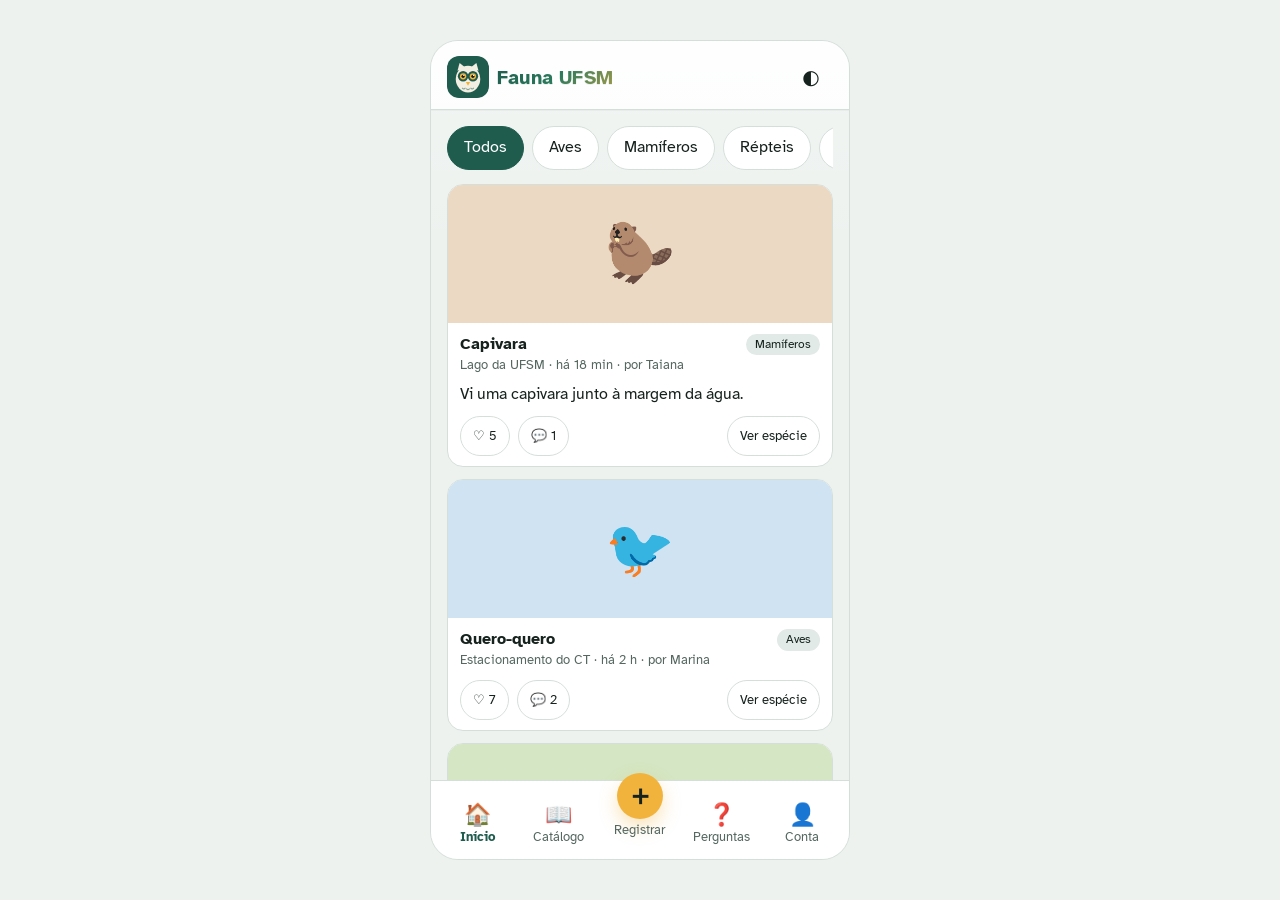
<file: Fauna UFSM.html>
<!DOCTYPE html>
<html lang="pt-BR">
<head>
<meta charset="utf-8">
<meta name="viewport" content="width=device-width, initial-scale=1, viewport-fit=cover">
<title>Fauna UFSM – Protótipo</title>
<link href="https://fonts.googleapis.com/css2?family=Atkinson+Hyperlegible:wght@400;700&display=swap" rel="stylesheet">
<link rel="stylesheet" href="styles.css">
</head>
<body>
<div class="app">
  <header id="hd"></header>
  <main id="view" tabindex="-1"></main>
  <nav aria-label="Navegação principal" id="nav"></nav>
  <div id="toast" role="status" aria-live="polite"></div>
</div>
<script>
const CATS={Aves:'🐦',Mamíferos:'🐾',Répteis:'🦎',Anfíbios:'🐸',Insetos:'🦋',Aracnídeos:'🕷️'};
const HUE={Aves:'#CFE3F2',Mamíferos:'#EBD9C4',Répteis:'#D4E6C3',Anfíbios:'#C9E8DD',Insetos:'#F1DDE9',Aracnídeos:'#E7E7E7'};
const PLACES=['Bosque da UFSM','RU I','Gramado da Reitoria','Restaurante Universitário','Biblioteca Central','Estacionamento do CT'];
const SP=[
{id:1,n:'Quero-quero',s:'Vanellus chilensis',c:'Aves',e:'🐦',info:'Ave territorial, ruidosa, ninha no chão. Defende o ninho com voos rasantes.',onde:'Gramados e áreas abertas',com:[{u:'Marina',t:'Tem um casal perto do CT, com ninho!'}],q:[{u:'Lucas',t:'Posso me aproximar do ninho?',a:'Prefira observar a mais de 10 m para não estressar as aves.'}]},


{id:2,n:'Capivara',s:'Hydrochoerus hydrochaeris',c:'Mamíferos',e:'🦫',info:'Maior roedor do mundo. Vive em grupos perto de água e é ativa ao amanhecer e entardecer.',onde:'Lago e áreas alagadiças',com:[],q:[{u:'Ana',t:'Elas oferecem risco a quem passa?',a:''}]},
{id:3,n:'Coruja-buraqueira',s:'Athene cunicularia',c:'Aves',e:'🦉',info:'Ave de hábitos diurnos e noturnos, nidifica em buracos no solo.',onde:'Gramados abertos',com:[{u:'Rafael',t:'Vi duas filhotes na entrada da toca.'}],q:[]},
{id:4,n:'Lagartixa',s:'Hemidactylus mabouia',c:'Répteis',e:'🦎',info:'Lagartixa pequena e muito ágil, costuma se esconder em frestas e paredes. Não é peçonhenta e ajuda a controlar insetos.',onde:'Mata e bordas de trilha',com:[],q:[{u:'Taiana',t:'É perigoso para cães?',a:'Costuma evitar confronto, mas pode morder se encurralada.'}]},
{id:5,n:'Gambá-de-orelha-branca',s:'Didelphis albiventris',c:'Mamíferos',e:'🐭',info:'Marsupial noturno e onívoro, importante dispersor de sementes.',onde:'Mata e lixeiras',com:[],q:[]},
{id:6,n:'Sapo-cururu',s:'Rhinella icterica',c:'Anfíbios',e:'🐸',info:'Anfíbio de pele rugosa que libera toxina pelas glândulas parotoides. Evite manusear.',onde:'Áreas úmidas e jardins',com:[],q:[]},
{id:7,n:'Aranha',s:'Araneidae',c:'Aracnídeos',e:'🕷️',info:'Aranha de teia grande, geralmente predadora e ativa em diferentes horários do dia.',onde:'Plantas e espaços internos',com:[],q:[]}];
let FEED=[{sp:2,u:'Taiana',p:'Lago da UFSM',t:'há 18 min',likes:5,liked:false,note:'Vi uma capivara junto à margem da água.'},
{sp:1,u:'Marina',p:'Estacionamento do CT',t:'há 2 h',likes:7,liked:false,note:''},
{sp:4,u:'Rafael',p:'RU I',t:'ontem',likes:9,liked:false,note:'Estava em uma parede próxima à trilha.'},
{sp:7,u:'Higor',p:'Bosque da UFSM',t:'há 20 min',likes:12,liked:false,note:'Acabei de ver uma aranha no bosque.'}];
const S={tab:'home',filter:'Todos',cat:'',q:'',detail:null,dtab:'com',replying:null,reg:{foto:false,sp:'',p:'',note:''},touched:false,qaf:'Todas'};
const $=s=>document.querySelector(s);
const esc=t=>String(t).replace(/[&<>"]/g,c=>({'&':'&amp;','<':'&lt;','>':'&gt;','"':'&quot;'}[c]));
const sp=id=>SP.find(x=>x.id==id);
let timer,undo=null;
function toast(msg,action){clearTimeout(timer);$('#toast').innerHTML=`<div class="toast"><span>${msg}</span>${action?`<button data-a="undo">Desfazer</button>`:''}</div>`;timer=setTimeout(()=>$('#toast').innerHTML='',5000)}
function go(tab,d){S.tab=tab;S.detail=d||null;if(d)S.dtab=tab==='qa'?'q':'com';render();$('#view').scrollTop=0;$('#view').focus()}

function photo(s,h){if(!s)return `<div class="photo" style="background:#DDE7D7;${h?`height:${h}px`:''}" role="img" aria-label="Foto de espécie não identificada">❔</div>`;return `<div class="photo" style="background:${HUE[s.c]};${h?`height:${h}px`:''}" role="img" aria-label="Foto de ${esc(s.n)}">${s.e}</div>`}
function feedCard(f,i){const s=sp(f.sp),unknown=!s;return `<article class="card">${photo(s)}<div class="body"><div class="row"><h3 style="flex:1">${unknown?'Espécie não identificada':s.n}</h3><span class="badge">${unknown?'Aguardando identificação da comunidade':s.c}</span></div>
<div class="meta">${esc(f.p)} · ${f.t} · por ${esc(f.u)}</div>${f.note?`<p style="margin:8px 0 0">${esc(f.note)}</p>`:''}
<div class="row" style="margin-top:10px"><button class="act" data-a="like" data-i="${i}" aria-pressed="${f.liked}">${f.liked?'♥':'♡'} ${f.likes}</button>${unknown?'<span class="badge warn">Aguardando identificação da comunidade</span>':`<button class="act" data-a="open" data-id="${s.id}">💬 ${s.com.length+s.q.length}</button><span style="flex:1"></span><button class="act" data-a="open" data-id="${s.id}">Ver espécie</button>`}</div></div></article>`}

function home(){const list=FEED.map((f,i)=>({f,i})).filter(({f})=>S.filter==='Todos'||(f.sp&&sp(f.sp).c===S.filter));
return `<div class="chips" role="group" aria-label="Filtrar por categoria">${['Todos',...Object.keys(CATS)].map(c=>`<button class="chip" data-a="filter" data-v="${c}" aria-pressed="${S.filter===c}">${c}</button>`).join('')}</div>
${list.length?list.map(({f,i})=>feedCard(f,i)).join(''):`<div class="empty">Nenhum avistamento de ${S.filter} ainda.<br>Que tal registrar o primeiro?<br><br><button class="btn" data-a="nav" data-v="reg">Registrar avistamento</button></div>`}`}

function catalog(){const q=S.q.toLowerCase();const list=SP.filter(s=>(!S.cat||s.c===S.cat)&&(s.n+s.s).toLowerCase().includes(q));
return `<label for="busca">Buscar espécie</label><input id="busca" type="search" placeholder="Nome popular ou científico" value="${esc(S.q)}" data-a="search">
<h2>Categorias</h2><div class="grid">${Object.keys(CATS).map(c=>`<button class="tile" data-a="cat" data-v="${c}" aria-pressed="${S.cat===c}"><span style="font-size:24px">${CATS[c]}</span><b>${c}</b><span class="meta">${SP.filter(s=>s.c===c).length} espécies</span></button>`).join('')}</div>
<h2>${S.cat||'Todas as espécies'} (${list.length})</h2>
${list.length?list.map(s=>`<button class="card" style="width:100%;text-align:left;display:flex;gap:12px;align-items:center;padding:10px" data-a="open" data-id="${s.id}"><span class="photo" style="width:64px;height:64px;border-radius:12px;font-size:32px;background:${HUE[s.c]}">${s.e}</span><span><b>${s.n}</b><br><i class="meta">${s.s}</i></span></button>`).join(''):`<div class="empty">Nada encontrado para “${esc(S.q)}”.<br>Confira a grafia ou <button class="btn sec" data-a="clear">limpar busca</button></div>`}`}

function questionMessage(s,m,i){const answering=S.replying&&S.replying.sp===s.id&&S.replying.q===i;
return `<div class="msg"><b>${esc(m.u)}</b><div>${esc(m.t)}</div>${m.a?`<div class="ans"><span class="badge">Respondida</span><div>${esc(m.a)}</div></div>`:`<span class="badge warn">Aguardando resposta</span><button class="btn qa-reply" data-a="reply" data-id="${s.id}" data-q="${i}">Responder</button>${answering?`<div class="reply-form"><label for="reply">Sua resposta</label><textarea id="reply" rows="3" aria-describedby="reply-hint replyerr" placeholder="Escreva uma resposta útil e respeitosa…"></textarea><div class="hint" id="reply-hint">Sua resposta ficará visível para toda a comunidade.</div><div class="err" id="replyerr" role="alert"></div><div class="reply-actions"><button class="btn qa-submit" data-a="sendreply">Publicar resposta</button><button class="btn sec" data-a="cancelreply">Cancelar</button></div></div>`:''}`}</div>`}

function detail(){const s=sp(S.detail);const isC=S.dtab==='com';const items=isC?s.com:s.q;
return `${photo(s,190)}<h2 style="margin-top:14px">${s.n}</h2><div class="meta"><i>${s.s}</i></div><div class="row" style="margin:8px 0"><span class="badge">${CATS[s.c]} ${s.c}</span><span class="badge">📍 ${s.onde}</span></div><p>${s.info}</p>
<div class="tabs" role="tablist"><button role="tab" data-a="dtab" data-v="com" aria-selected="${isC}">Comentários (${s.com.length})</button><button role="tab" data-a="dtab" data-v="q" aria-selected="${!isC}">Perguntas (${s.q.length})</button></div>
${items.length?items.map((m,i)=>isC?`<div class="msg"><b>${esc(m.u)}</b><div>${esc(m.t)}</div></div>`:questionMessage(s,m,i)).join(''):`<div class="empty">${isC?'Ainda sem comentários. Compartilhe o que você observou.':'Nenhuma pergunta ainda. Dúvidas ajudam toda a comunidade.'}</div>`}
<div class="field" style="margin-top:12px"><label for="msg">${isC?'Seu comentário':'Sua pergunta'}</label><input type="text" id="msg" placeholder="${isC?'Escreva algo útil…':'O que você quer saber?'}"><div class="err" id="merr"></div></div>
<button class="btn" data-a="send">${isC?'Publicar comentário':'Enviar pergunta'}</button>`}

function register(){const r=S.reg,t=S.touched;const miss=[];if(!r.foto)miss.push('Adicione uma foto');if(!r.p)miss.push('Escolha o local');
return `<p class="meta" style="margin-top:0">Campos com * são obrigatórios. Não sabe a espécie? A comunidade ajuda a identificar.</p>
<div class="field"><span class="lbl">Foto *</span><button class="photo-btn ${r.foto?'ok':''}" data-a="foto">${r.foto?'<div><div style="font-size:44px">🖼️</div><b>Foto adicionada</b><div class="meta">Toque para trocar</div></div>':'<div><div style="font-size:36px">📷</div><b>Tirar ou escolher foto</b></div>'}</button>${t&&!r.foto?'<div class="err">Adicione uma foto para publicar.</div>':''}</div>
<div class="field"><label for="rsp">Espécie</label><select id="rsp" data-a="rsp"><option value="">Não sei identificar</option>${SP.map(s=>`<option value="${s.id}" ${r.sp==s.id?'selected':''}>${s.n}</option>`).join('')}</select></div>
<div class="field"><label for="rp">Local no campus *</label><select id="rp" data-a="rp"><option value="">Selecione…</option>${PLACES.map(p=>`<option ${r.p===p?'selected':''}>${p}</option>`).join('')}</select>${t&&!r.p?'<div class="err">Escolha onde você viu o animal.</div>':''}</div>
<div class="field"><label for="rn">Observação (opcional)</label><textarea id="rn" data-a="rn" placeholder="Comportamento, quantidade, horário…">${esc(r.note)}</textarea></div>
<button class="btn" data-a="publish">Publicar avistamento</button><p class="hint" style="text-align:center">Mantenha distância e não alimente os animais.</p>`}

function qa(){const all=[];SP.forEach(s=>s.q.forEach(m=>all.push({s,m})));const L=all.filter(({m})=>S.qaf==='Todas'||!m.a);
return `<div class="chips">${['Todas','Sem resposta'].map(c=>`<button class="chip" data-a="qaf" data-v="${c}" aria-pressed="${S.qaf===c}">${c}</button>`).join('')}</div>
${L.length?L.map(({s,m})=>`<article class="card qa-card"><button class="qa-open" data-a="openq" data-id="${s.id}" data-q="${s.q.indexOf(m)}"><span class="meta">${s.e} ${s.n} · ${esc(m.u)}</span><span class="qa-question">${esc(m.t)}</span><span class="qa-status">${m.a?'<span class="badge">Respondida</span>':'<span class="badge warn">Aguardando resposta</span>'}</span></button>${m.a?'':`<button class="btn qa-reply" data-a="reply" data-id="${s.id}" data-q="${s.q.indexOf(m)}">Responder</button>`}</article>`).join(''):'<div class="empty">Todas as perguntas foram respondidas. 🎉</div>'}`}

const TITLES={home:'Avistamentos',cat:'Catálogo',reg:'Novo avistamento',acc:'Minha conta',qa:'Perguntas e respostas'};
function account(){
  return `<div class="account-shell">
    <div class="account-card">
      <div class="account-avatar">👤</div>
      <h2>Conecte-se</h2>
      <div class="account-meta">Acesse sua conta para salvar favoritos e acompanhar registros.</div>
    </div>
    <div class="account-actions">
      <button class="account-btn primary" data-a="nav" data-v="home">Entrar</button>
      <button class="account-btn" data-a="nav" data-v="reg">Criar conta</button>
    </div>
  </div>`;
}
function render(){
  const d=S.detail;
  const logo=`<img class="brand-logo" src="imagens/fauna-ufsm-logo.svg" alt="Fauna UFSM">`;
  $('#hd').innerHTML=d?`<button class="back" data-a="back" aria-label="Voltar">←</button>${logo}<h1>${sp(d).n}</h1>`:`${logo}<h1>${S.tab==='home'?'Fauna UFSM':TITLES[S.tab]}</h1><button class="themebtn" data-a="theme" aria-label="Alternar tema claro/escuro">◐</button>`;
  $('#view').innerHTML=d?detail():{home,cat:catalog,reg:register,acc:account,qa}[S.tab]();
  const N=[['home','🏠','Início'],['cat','📖','Catálogo'],['reg','＋','Registrar'],['qa','❓','Perguntas'],['acc','👤','Conta']];
  $('#nav').innerHTML=N.map(([k,i,l])=>`<button class="${k==='reg'?'reg':''}" data-a="nav" data-v="${k}" ${S.tab===k&&!d?'aria-current="page"':''}><span aria-hidden="true">${i}</span>${l}</button>`).join('');
}
document.addEventListener('click',e=>{const b=e.target.closest('[data-a]');if(!b)return;const a=b.dataset.a,v=b.dataset.v;
 if(a==='nav'){S.touched=false;go(v)}
 else if(a==='back'){S.detail=null;render()}
 else if(a==='open')go(S.tab==='qa'?'qa':S.tab,+b.dataset.id);
 else if(a==='openq'){S.replying=null;S.dtab='q';go('qa',+b.dataset.id)}
 else if(a==='reply'){S.tab='qa';S.detail=+b.dataset.id;S.dtab='q';S.replying={sp:+b.dataset.id,q:+b.dataset.q};render();$('#view').scrollTop=0;$('#reply').focus();$('#reply').scrollIntoView({block:'center'})}
 else if(a==='cancelreply'){S.replying=null;render()}
 else if(a==='sendreply'){const el=$('#reply'),t=el.value.trim();if(!t){$('#replyerr').textContent='Escreva uma resposta antes de publicar.';el.focus();return}
   const s=sp(S.replying.sp),m=s.q[S.replying.q];m.a=t;S.replying=null;render();toast('Resposta publicada')}
 else if(a==='filter'){S.filter=v;render()}
 else if(a==='qaf'){S.qaf=v;render()}
 else if(a==='cat'){S.cat=S.cat===v?'':v;render()}
 else if(a==='clear'){S.q='';S.cat='';render()}
 else if(a==='dtab'){S.dtab=v;render()}
 else if(a==='like'){const f=FEED[+b.dataset.i];f.liked=!f.liked;f.likes+=f.liked?1:-1;render()}
 else if(a==='foto'){S.reg.foto=true;render();toast('Foto adicionada')}
 else if(a==='send'){const el=$('#msg'),t=el.value.trim();if(!t){$('#merr').textContent='Escreva uma mensagem antes de enviar.';el.focus();return}
   const s=sp(S.detail);(S.dtab==='com'?s.com:s.q).push(S.dtab==='com'?{u:'Você',t}:{u:'Você',t,a:''});render();toast(S.dtab==='com'?'Comentário publicado':'Pergunta enviada')}
 else if(a==='publish'){S.touched=true;const r=S.reg;if(!r.foto||!r.p){render();toast('Faltam campos obrigatórios');return}
   const item={sp:r.sp?+r.sp:null,u:'Você',p:r.p,t:'agora',likes:0,liked:false,note:r.note};
   if(!r.sp){item.note=(r.note?r.note+' ':'')+'Aguardando identificação da comunidade'}
   FEED.unshift(item);undo=item;S.reg={foto:false,sp:'',p:'',note:''};S.touched=false;S.filter='Todos';go('home');toast('Avistamento publicado',true)}
 else if(a==='undo'){FEED=FEED.filter(f=>f!==undo);render();toast('Publicação desfeita')}
 else if(a==='theme'){const r=document.documentElement,dark=getComputedStyle(r).getPropertyValue('--bg').trim()==='#0D1512';r.dataset.theme=dark?'light':'dark'}
});
document.addEventListener('input',e=>{const a=e.target.dataset.a;
 if(a==='search'){S.q=e.target.value;const p=e.target.selectionStart;render();const n=$('#busca');n.focus();n.setSelectionRange(p,p)}
 else if(a==='rn')S.reg.note=e.target.value});
document.addEventListener('change',e=>{const a=e.target.dataset.a;if(a==='rsp'){S.reg.sp=e.target.value}if(a==='rp'){S.reg.p=e.target.value;render()}});
render();
</script>
</body>
</html>
</file>
<file: styles.css>
:root {
  --bg: #EDF2EF;
  --surface: #fff;
  --ink: #16221E;
  --mute: #556760;
  --brand: #1F5C4D;
  --brand-ink: #fff;
  --accent: #F2B33D;
  --line: #D5DFDA;
  --chip: #E1EAE6;
  --danger: #B3261E;
  --font: "Atkinson Hyperlegible", system-ui, -apple-system, "Segoe UI", sans-serif;
  box-sizing: border-box;
  padding-top: env(safe-area-inset-top, 0px);
  padding-bottom: env(safe-area-inset-bottom, 0px);
}

@media (prefers-color-scheme: dark) {
  :root:not([data-theme="light"]) {
    --bg: #0D1512;
    --surface: #16221E;
    --ink: #E8F0ED;
    --mute: #9DB0AA;
    --brand: #6CC7A6;
    --brand-ink: #0B1512;
    --line: #26352F;
    --chip: #22322C;
    --danger: #F2B8B5;
  }
}

:root[data-theme="dark"] {
  --bg: #0D1512;
  --surface: #16221E;
  --ink: #E8F0ED;
  --mute: #9DB0AA;
  --brand: #6CC7A6;
  --brand-ink: #0B1512;
  --line: #26352F;
  --chip: #22322C;
  --danger: #F2B8B5;
}

*, *::before, *::after {
  box-sizing: inherit;
}

html, body {
  height: 100%;
  margin: 0;
}

body {
  background: var(--bg);
  color: var(--ink);
  font: 16px/1.45 var(--font);
  display: flex;
  justify-content: center;
}

button, input, select, textarea {
  font: inherit;
  color: inherit;
}

button {
  cursor: pointer;
}

:focus-visible {
  outline: 3px solid var(--accent);
  outline-offset: 2px;
}

.app {
  width: 100%;
  max-width: 420px;
  height: 100%;
  background: var(--bg);
  display: flex;
  flex-direction: column;
  position: relative;
  overflow: hidden;
}

@media (min-width: 600px) {
  .app {
    height: min(820px, 100%);
    margin: auto;
    border: 1px solid var(--line);
    border-radius: 28px;
  }
}

header {
  display: flex;
  align-items: center;
  gap: 8px;
  padding: 14px 16px 10px;
  background: linear-gradient(180deg, rgba(255,255,255,0.95), rgba(255,255,255,0.88));
  border-bottom: 1px solid var(--line);
  box-shadow: 0 1px 0 rgba(22, 34, 30, 0.04);
}

header h1 {
  font-size: 20px;
  margin: 0;
  flex: 1;
  letter-spacing: 0.01em;
  font-weight: 800;
  background: linear-gradient(135deg, #1F5C4D 0%, #2E7D5F 24%, #F2B33D 58%, #D26A4D 100%);
  -webkit-background-clip: text;
  background-clip: text;
  color: transparent;
  text-shadow: 0 1px 0 rgba(31, 92, 77, 0.08);
}

.brand-logo {
  width: 42px;
  height: 42px;
  flex: 0 0 42px;
  object-fit: contain;
  border-radius: 12px;
  background: var(--surface);
}

.back {
  min-width: 44px;
  min-height: 44px;
  border: 0;
  background: var(--chip);
  border-radius: 50%;
  font-size: 20px;
}

main {
  flex: 1;
  overflow-y: auto;
  padding: 16px;
  background: linear-gradient(180deg, rgba(255,255,255,0.16), transparent 22%);
}

nav {
  display: grid;
  grid-template-columns: repeat(5, minmax(0, 1fr));
  background: var(--surface);
  border-top: 1px solid var(--line);
  align-items: end;
  padding: 0 8px 4px;
  gap: 4px;
}

nav button {
  min-height: 60px;
  border: 0;
  background: none;
  display: flex;
  flex-direction: column;
  align-items: center;
  justify-content: center;
  gap: 2px;
  font-size: 13px;
  color: var(--mute);
  border-radius: 14px;
}

nav button span {
  font-size: 22px;
  line-height: 1;
}

nav button[aria-current="page"] {
  color: var(--brand);
  font-weight: 700;
}

nav button.reg {
  position: relative;
  transform: translateY(-12px);
  min-height: 74px;
}

nav button.reg span {
  background: var(--accent);
  color: #16221E;
  border-radius: 50%;
  width: 46px;
  height: 46px;
  display: grid;
  place-items: center;
  font-size: 28px;
  font-weight: 700;
  box-shadow: 0 8px 18px rgba(242, 179, 61, 0.35);
}

nav button.reg[aria-current="page"] {
  color: var(--brand);
}

h2 {
  font-size: 18px;
  margin: 20px 0 10px;
}

.chips {
  display: flex;
  gap: 8px;
  overflow-x: auto;
  padding-bottom: 6px;
  margin-bottom: 8px;
}

.chip {
  flex: none;
  min-height: 44px;
  padding: 0 16px;
  border: 1.5px solid var(--line);
  background: var(--surface);
  border-radius: 22px;
}

.chip[aria-pressed="true"] {
  background: var(--brand);
  color: var(--brand-ink);
  border-color: var(--brand);
}

.card {
  background: var(--surface);
  border: 1px solid var(--line);
  border-radius: 16px;
  margin-bottom: 12px;
  overflow: hidden;
}

.photo {
  height: 138px;
  display: grid;
  place-items: center;
  font-size: 56px;
}

.card .body {
  padding: 10px 12px;
}

.card h3 {
  margin: 0;
  font-size: 16px;
}

.meta {
  color: var(--mute);
  font-size: 13px;
}

.row {
  display: flex;
  gap: 8px;
  align-items: center;
}

.badge {
  display: inline-block;
  font-size: 12px;
  padding: 2px 9px;
  border-radius: 12px;
  background: var(--chip);
}

.badge.warn {
  background: var(--accent);
  color: #16221E;
}

.act {
  min-height: 40px;
  padding: 0 12px;
  border: 1px solid var(--line);
  background: var(--surface);
  border-radius: 22px;
  font-size: 13px;
}

.act[aria-pressed="true"] {
  border-color: var(--brand);
  color: var(--brand);
  font-weight: 700;
}

.btn {
  min-height: 48px;
  padding: 0 20px;
  border: 0;
  border-radius: 24px;
  background: var(--brand);
  color: var(--brand-ink);
  font-weight: 700;
  width: 100%;
}

.btn:disabled {
  opacity: 0.45;
  cursor: not-allowed;
}

.btn.sec {
  background: var(--chip);
  color: var(--ink);
  width: auto;
}

.field {
  margin-bottom: 16px;
}

label, .lbl {
  display: block;
  font-weight: 700;
  margin-bottom: 6px;
}

.hint {
  font-size: 14px;
  color: var(--mute);
  margin-top: 4px;
}

input[type=search], input[type=text], select, textarea {
  width: 100%;
  min-height: 48px;
  padding: 10px 12px;
  border: 1.5px solid var(--line);
  border-radius: 12px;
  background: var(--surface);
}

textarea {
  min-height: 84px;
  resize: vertical;
}

.grid {
  display: grid;
  grid-template-columns: repeat(2, 1fr);
  gap: 10px;
}

.tile {
  min-height: 76px;
  padding: 12px;
  border: 1px solid var(--line);
  background: var(--surface);
  border-radius: 14px;
  text-align: left;
  display: flex;
  flex-direction: column;
}

.tile b {
  font-size: 17px;
}

.tile[aria-pressed="true"] {
  border: 2px solid var(--brand);
}

.photo-btn {
  width: 100%;
  min-height: 130px;
  border: 2px dashed var(--mute);
  border-radius: 16px;
  background: var(--surface);
  display: grid;
  place-items: center;
  text-align: center;
  padding: 12px;
}

.photo-btn.ok {
  border-style: solid;
  border-color: var(--brand);
  background: var(--chip);
}

.tabs {
  display: flex;
  border-bottom: 2px solid var(--line);
  margin: 16px 0;
}

.tabs button {
  flex: 1;
  min-height: 44px;
  border: 0;
  background: none;
  color: var(--mute);
  border-bottom: 3px solid transparent;
  margin-bottom: -2px;
}

.tabs button[aria-selected="true"] {
  color: var(--brand);
  border-color: var(--brand);
  font-weight: 700;
}

.msg {
  padding: 10px 0;
  border-bottom: 1px solid var(--line);
}

.msg .ans {
  margin: 8px 0 0 12px;
  padding-left: 10px;
  border-left: 3px solid var(--brand);
}

.qa-card {
  padding: 12px 14px;
}

.qa-open {
  display: block;
  width: 100%;
  padding: 0;
  border: 0;
  background: transparent;
  text-align: left;
}

.qa-question,
.qa-status {
  display: block;
}

.qa-question {
  margin-top: 4px;
  font-weight: 700;
}

.qa-status {
  margin-top: 6px;
}

.qa-reply {
  width: auto;
  min-height: 44px;
  margin-top: 10px;
  padding: 0 18px;
}

.reply-form {
  margin-top: 12px;
  padding: 12px;
  border-radius: 12px;
  background: var(--chip);
}

.reply-form textarea {
  width: 100%;
  min-height: 88px;
}

.reply-form .hint {
  margin-top: 4px;
}

.reply-actions {
  display: flex;
  flex-wrap: wrap;
  gap: 8px;
  margin-top: 10px;
}

.reply-actions .btn {
  width: auto;
}

.empty {
  text-align: center;
  color: var(--mute);
  padding: 28px 12px;
}

.toast {
  position: absolute;
  left: 12px;
  right: 12px;
  bottom: 76px;
  background: #16221E;
  color: #fff;
  padding: 12px 14px;
  border-radius: 12px;
  display: flex;
  align-items: center;
  justify-content: space-between;
  gap: 10px;
  z-index: 5;
}

.toast button {
  background: none;
  border: 0;
  color: var(--accent);
  font-weight: 700;
  min-height: 44px;
  padding: 0 8px;
}

.err {
  color: var(--danger);
  font-size: 14px;
  margin-top: 4px;
}

.themebtn {
  min-width: 44px;
  min-height: 44px;
  border: 0;
  background: none;
  font-size: 20px;
}

.account-shell {
  display: grid;
  gap: 14px;
}

.account-card {
  background: var(--surface);
  border: 1px solid var(--line);
  border-radius: 18px;
  padding: 18px 16px;
}

.account-avatar {
  width: 64px;
  height: 64px;
  border-radius: 50%;
  background: var(--chip);
  display: grid;
  place-items: center;
  font-size: 30px;
  margin-bottom: 12px;
}

.account-card h2 {
  margin: 0 0 4px;
}

.account-meta {
  color: var(--mute);
  font-size: 14px;
}

.account-actions {
  display: grid;
  gap: 10px;
}

.account-btn {
  width: 100%;
  min-height: 48px;
  border: 0;
  border-radius: 14px;
  background: var(--chip);
  color: var(--ink);
  font-weight: 700;
}

.account-btn.primary {
  background: var(--brand);
  color: var(--brand-ink);
}
</file>
